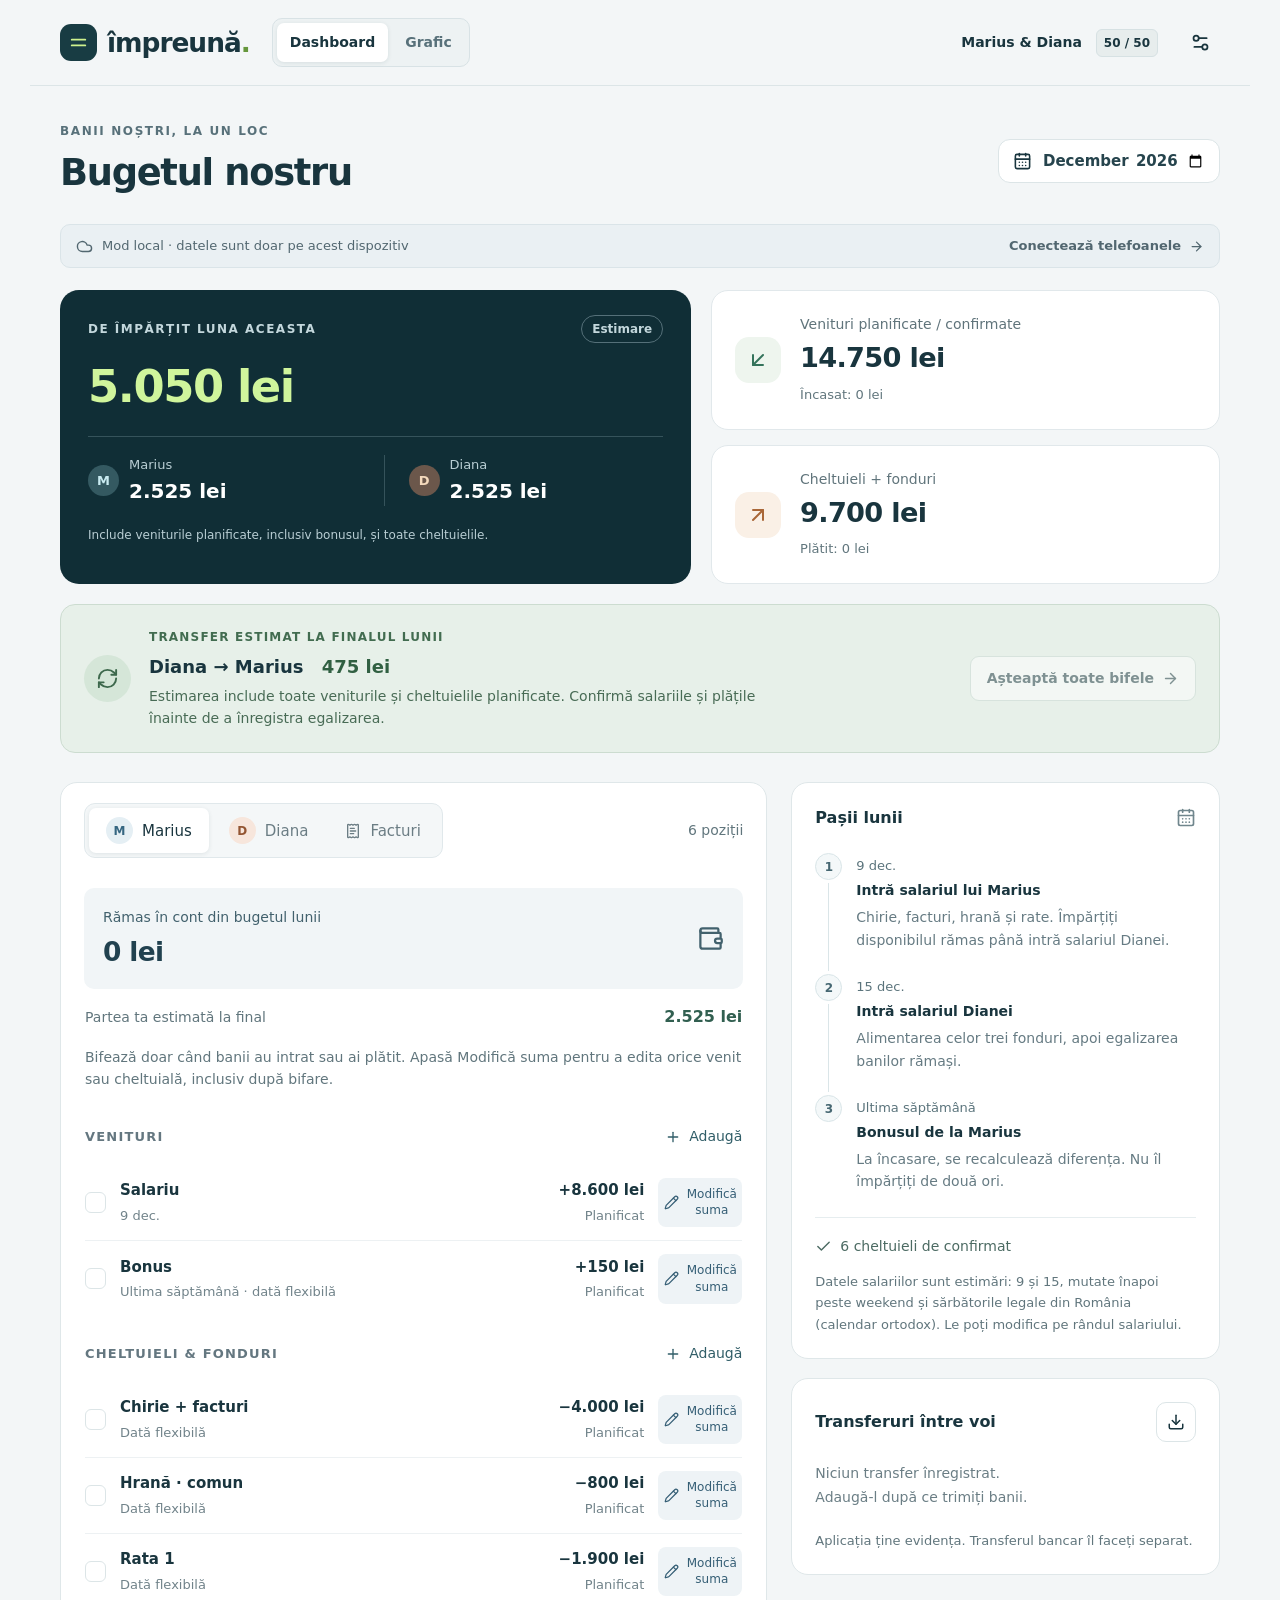
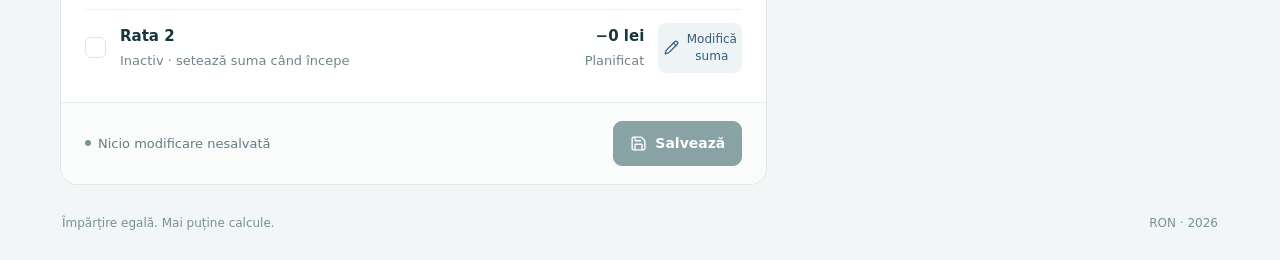
<file: index.html>
<!doctype html><html lang="ro"><head><meta charset="UTF-8"><meta name="viewport" content="width=device-width, initial-scale=1, viewport-fit=cover"><meta name="theme-color" content="#102e36"><meta name="description" content="Bugetul comun al lui Marius și Diana. Venituri, cheltuieli și împărțire egală."><link rel="manifest" href="./manifest.webmanifest"><link rel="icon" href="./icon.svg"><title>Împreună · Marius & Diana</title>  <script type="module" crossorigin src="./assets/index-Birdxnyk.js"></script>
  <link rel="stylesheet" crossorigin href="./assets/index-D3103OJF.css">
</head><body><div id="root"></div><script src="./config.js"></script></body></html>
</file>
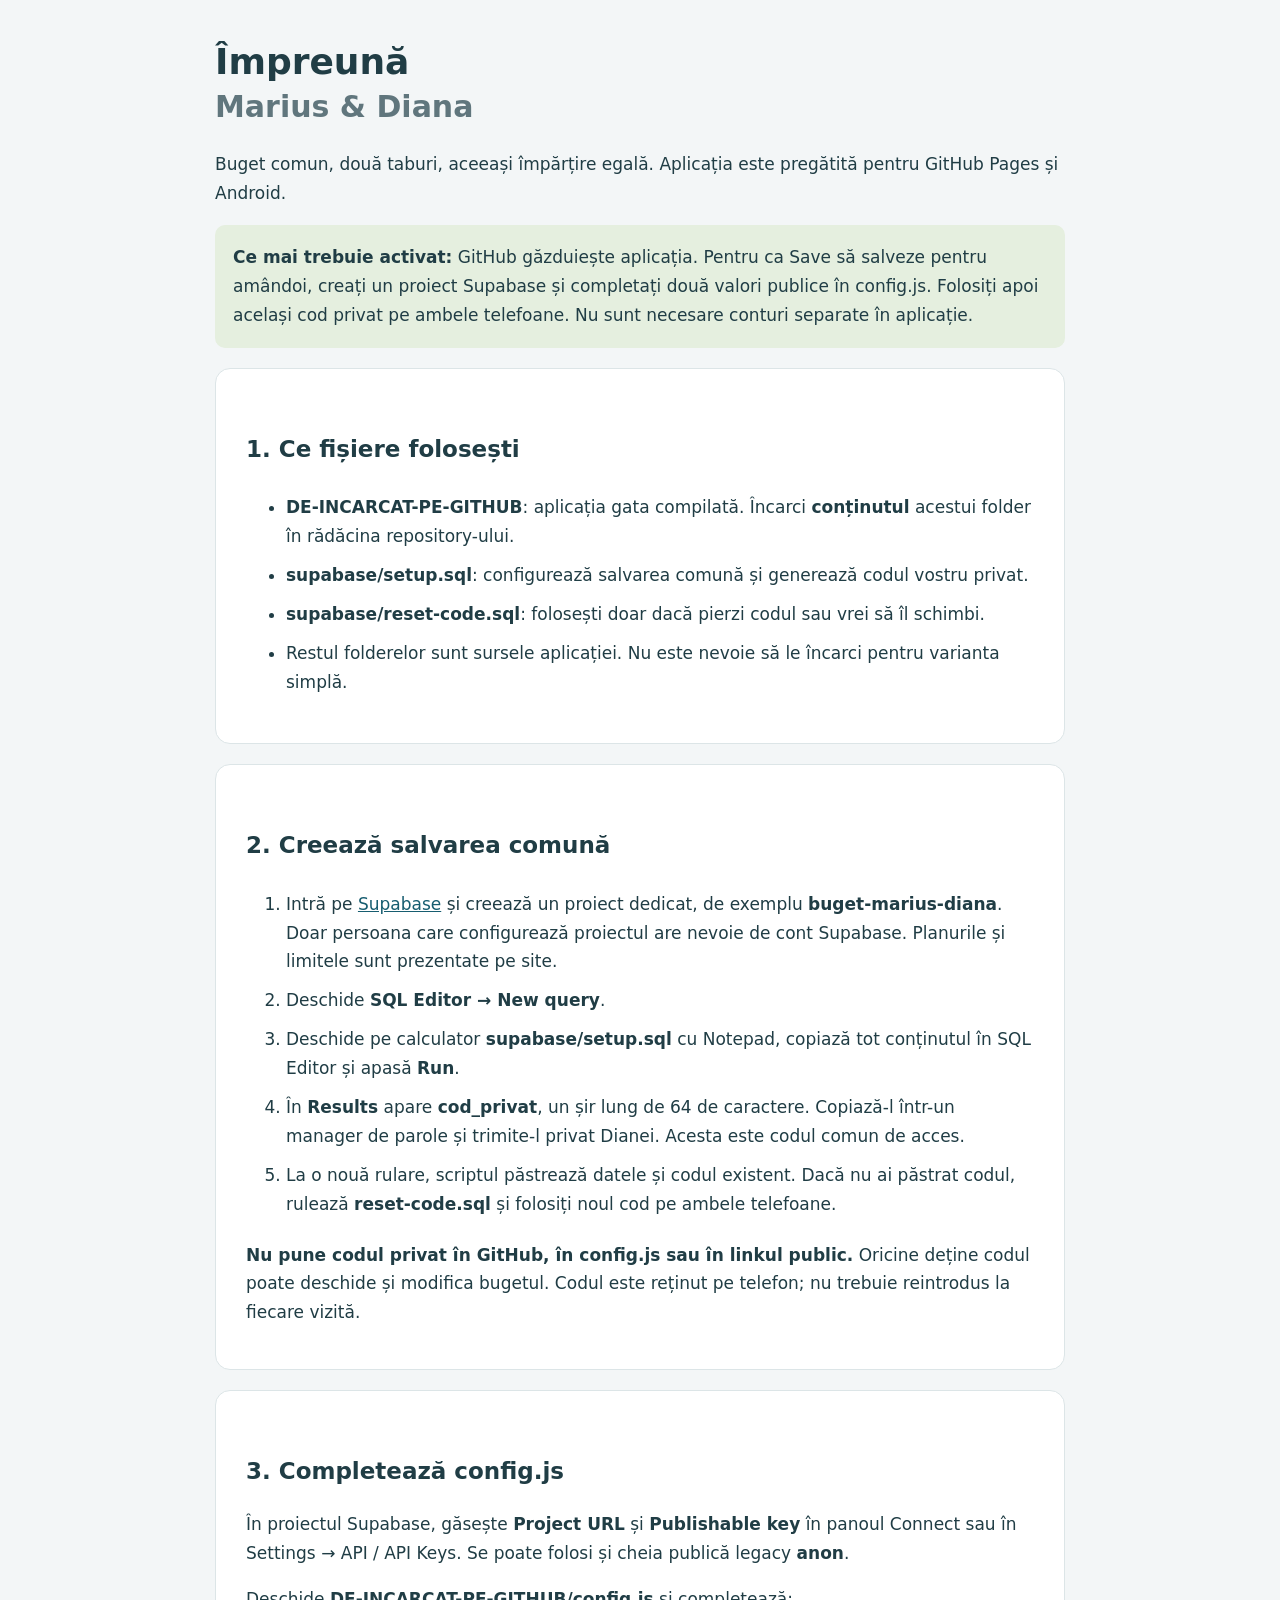
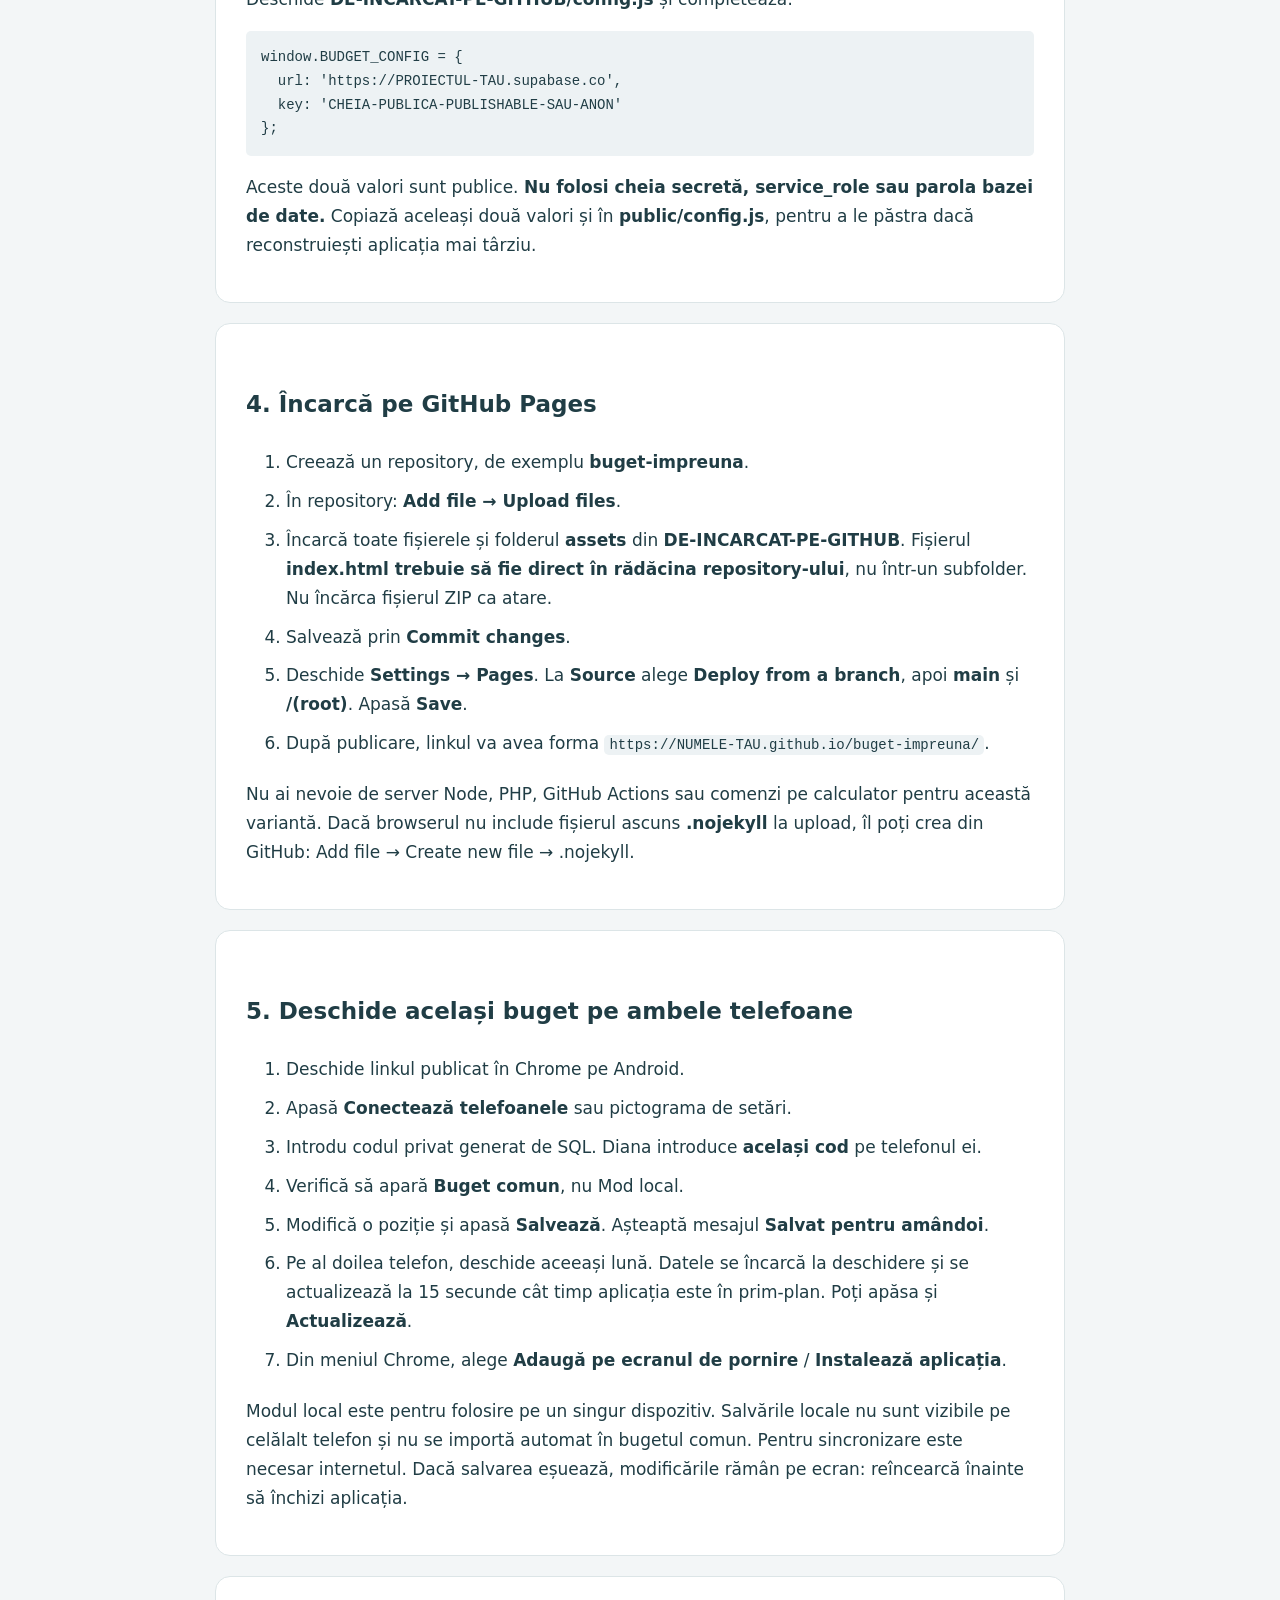
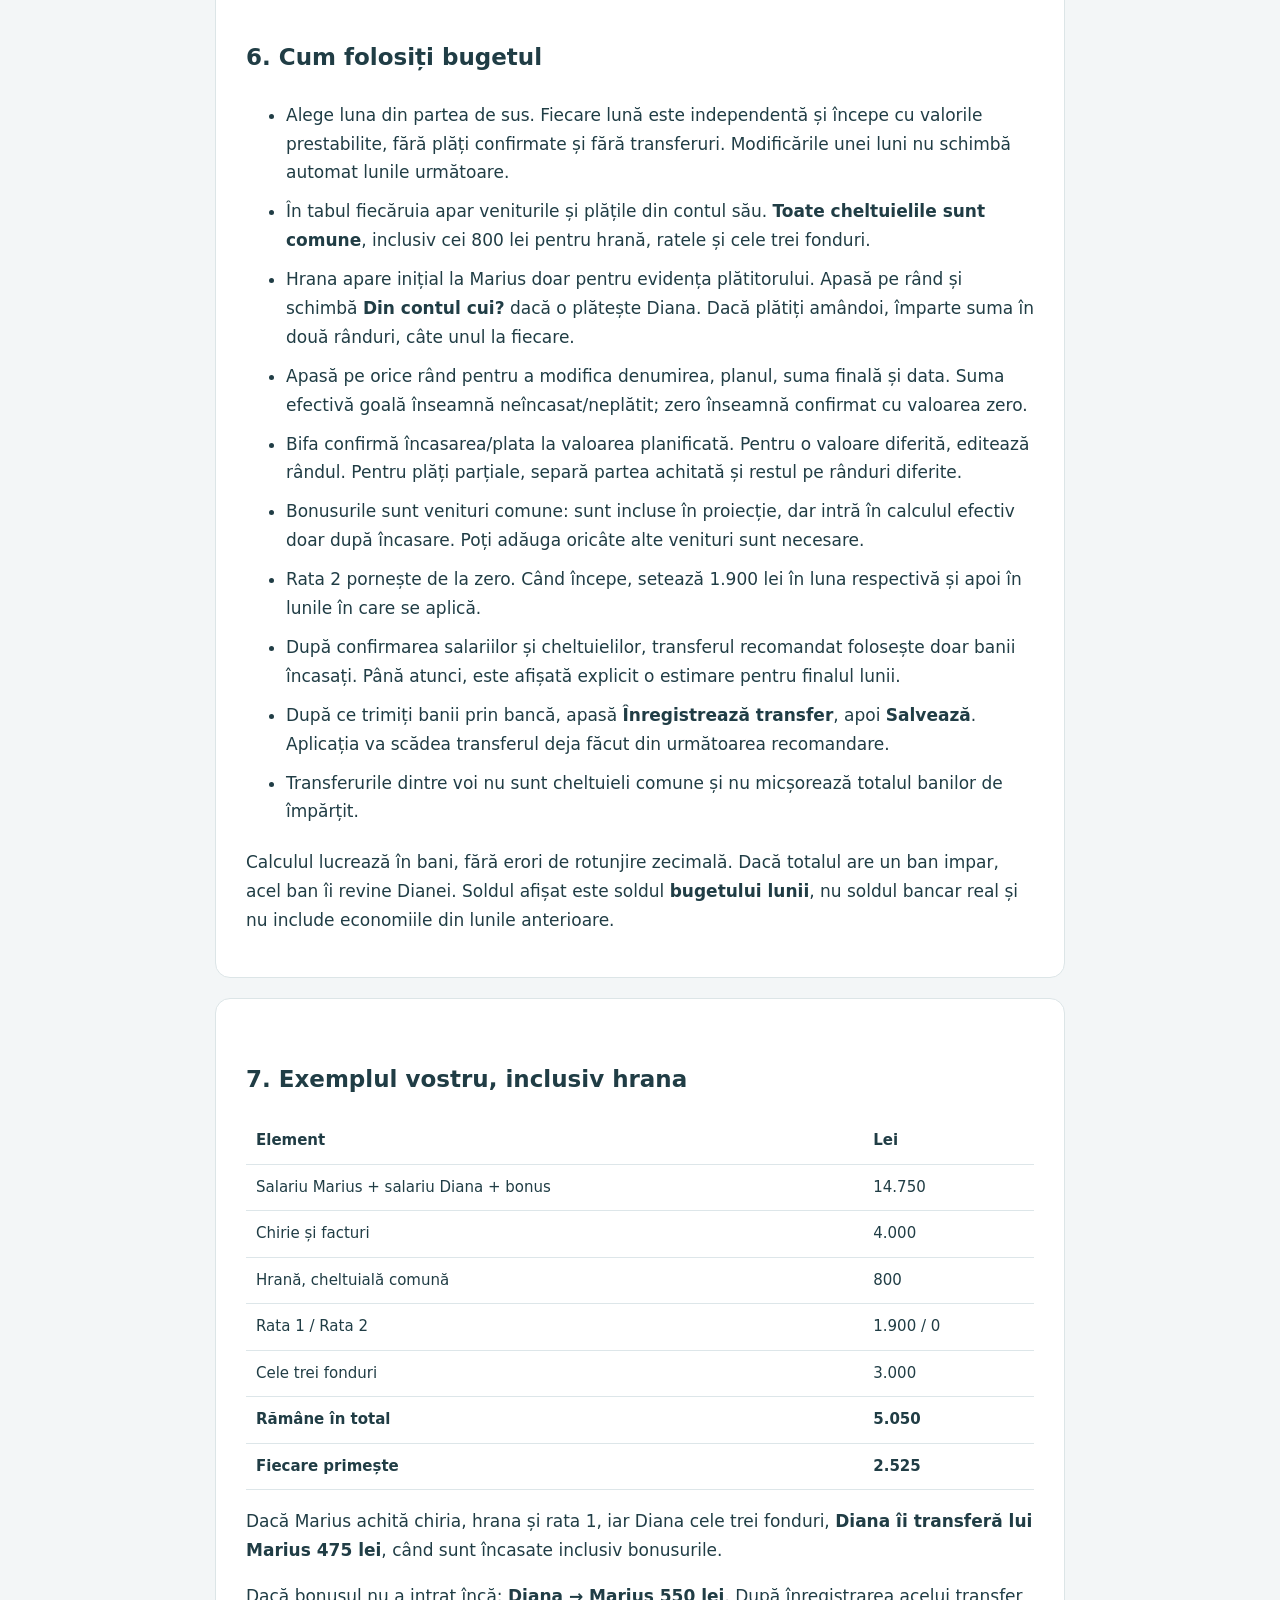
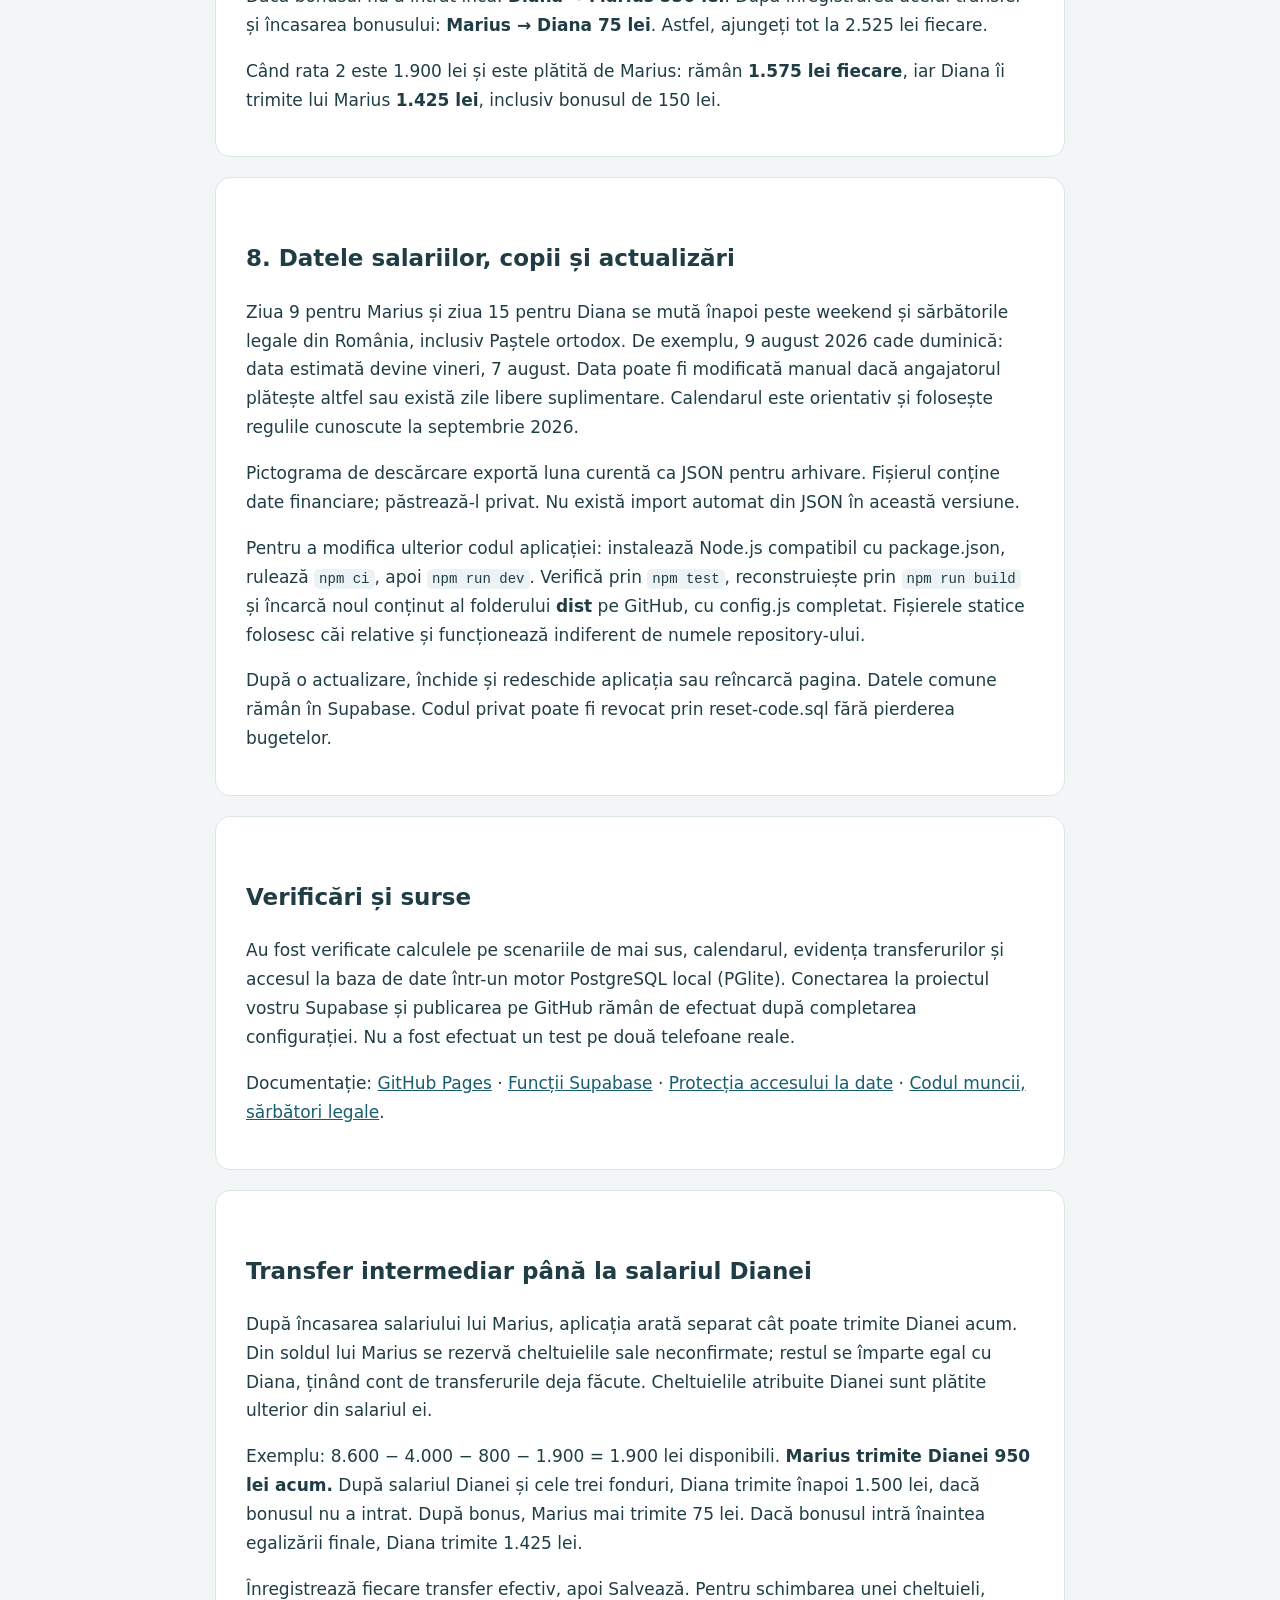
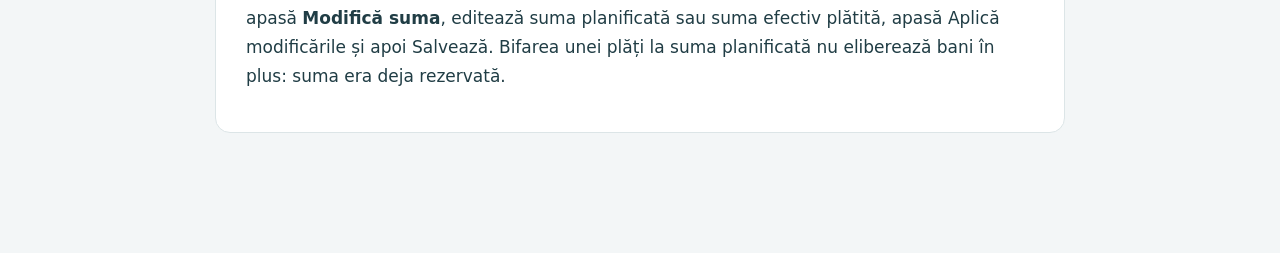
<file: GHID.html>
<!doctype html><html lang="ro"><meta charset="utf-8"><meta name="viewport" content="width=device-width,initial-scale=1"><title>Ghid de instalare · Împreună</title><style>body{font:17px/1.7 system-ui,sans-serif;color:#203d45;background:#f3f6f7;max-width:850px;margin:40px auto;padding:0 22px 60px}h1{font-size:36px;line-height:1.2}h2{font-size:23px;margin-top:36px}section{background:white;padding:25px 30px;margin:20px 0;border-radius:15px;border:1px solid #dce5e7}code,pre{background:#edf2f4;border-radius:5px;font-size:14px}code{padding:2px 5px}pre{padding:15px;overflow:auto}a{color:#175d70}li{padding:5px 0}.note{background:#e5efdf;padding:18px;border-radius:10px}table{border-collapse:collapse;width:100%;font-size:15px}td,th{text-align:left;border-bottom:1px solid #dde6e9;padding:10px}small{color:#60767d}</style>
<h1>Împreună<br><small>Marius & Diana</small></h1><p>Buget comun, două taburi, aceeași împărțire egală. Aplicația este pregătită pentru GitHub Pages și Android.</p>
<div class="note"><strong>Ce mai trebuie activat:</strong> GitHub găzduiește aplicația. Pentru ca Save să salveze pentru amândoi, creați un proiect Supabase și completați două valori publice în config.js. Folosiți apoi același cod privat pe ambele telefoane. Nu sunt necesare conturi separate în aplicație.</div>
<section><h2>1. Ce fișiere folosești</h2><ul><li><strong>DE-INCARCAT-PE-GITHUB</strong>: aplicația gata compilată. Încarci <strong>conținutul</strong> acestui folder în rădăcina repository-ului.</li><li><strong>supabase/setup.sql</strong>: configurează salvarea comună și generează codul vostru privat.</li><li><strong>supabase/reset-code.sql</strong>: folosești doar dacă pierzi codul sau vrei să îl schimbi.</li><li>Restul folderelor sunt sursele aplicației. Nu este nevoie să le încarci pentru varianta simplă.</li></ul></section>
<section><h2>2. Creează salvarea comună</h2><ol><li>Intră pe <a href="https://supabase.com/dashboard">Supabase</a> și creează un proiect dedicat, de exemplu <strong>buget-marius-diana</strong>. Doar persoana care configurează proiectul are nevoie de cont Supabase. Planurile și limitele sunt prezentate pe site.</li><li>Deschide <strong>SQL Editor → New query</strong>.</li><li>Deschide pe calculator <strong>supabase/setup.sql</strong> cu Notepad, copiază tot conținutul în SQL Editor și apasă <strong>Run</strong>.</li><li>În <strong>Results</strong> apare <strong>cod_privat</strong>, un șir lung de 64 de caractere. Copiază-l într-un manager de parole și trimite-l privat Dianei. Acesta este codul comun de acces.</li><li>La o nouă rulare, scriptul păstrează datele și codul existent. Dacă nu ai păstrat codul, rulează <strong>reset-code.sql</strong> și folosiți noul cod pe ambele telefoane.</li></ol><p><strong>Nu pune codul privat în GitHub, în config.js sau în linkul public.</strong> Oricine deține codul poate deschide și modifica bugetul. Codul este reținut pe telefon; nu trebuie reintrodus la fiecare vizită.</p></section>
<section><h2>3. Completează config.js</h2><p>În proiectul Supabase, găsește <strong>Project URL</strong> și <strong>Publishable key</strong> în panoul Connect sau în Settings → API / API Keys. Se poate folosi și cheia publică legacy <strong>anon</strong>.</p><p>Deschide <strong>DE-INCARCAT-PE-GITHUB/config.js</strong> și completează:</p><pre>window.BUDGET_CONFIG = {
  url: 'https://PROIECTUL-TAU.supabase.co',
  key: 'CHEIA-PUBLICA-PUBLISHABLE-SAU-ANON'
};</pre><p>Aceste două valori sunt publice. <strong>Nu folosi cheia secretă, service_role sau parola bazei de date.</strong> Copiază aceleași două valori și în <strong>public/config.js</strong>, pentru a le păstra dacă reconstruiești aplicația mai târziu.</p></section>
<section><h2>4. Încarcă pe GitHub Pages</h2><ol><li>Creează un repository, de exemplu <strong>buget-impreuna</strong>.</li><li>În repository: <strong>Add file → Upload files</strong>.</li><li>Încarcă toate fișierele și folderul <strong>assets</strong> din <strong>DE-INCARCAT-PE-GITHUB</strong>. Fișierul <strong>index.html trebuie să fie direct în rădăcina repository-ului</strong>, nu într-un subfolder. Nu încărca fișierul ZIP ca atare.</li><li>Salvează prin <strong>Commit changes</strong>.</li><li>Deschide <strong>Settings → Pages</strong>. La <strong>Source</strong> alege <strong>Deploy from a branch</strong>, apoi <strong>main</strong> și <strong>/(root)</strong>. Apasă <strong>Save</strong>.</li><li>După publicare, linkul va avea forma <code>https://NUMELE-TAU.github.io/buget-impreuna/</code>.</li></ol><p>Nu ai nevoie de server Node, PHP, GitHub Actions sau comenzi pe calculator pentru această variantă. Dacă browserul nu include fișierul ascuns <strong>.nojekyll</strong> la upload, îl poți crea din GitHub: Add file → Create new file → .nojekyll.</p></section>
<section><h2>5. Deschide același buget pe ambele telefoane</h2><ol><li>Deschide linkul publicat în Chrome pe Android.</li><li>Apasă <strong>Conectează telefoanele</strong> sau pictograma de setări.</li><li>Introdu codul privat generat de SQL. Diana introduce <strong>același cod</strong> pe telefonul ei.</li><li>Verifică să apară <strong>Buget comun</strong>, nu Mod local.</li><li>Modifică o poziție și apasă <strong>Salvează</strong>. Așteaptă mesajul <strong>Salvat pentru amândoi</strong>.</li><li>Pe al doilea telefon, deschide aceeași lună. Datele se încarcă la deschidere și se actualizează la 15 secunde cât timp aplicația este în prim-plan. Poți apăsa și <strong>Actualizează</strong>.</li><li>Din meniul Chrome, alege <strong>Adaugă pe ecranul de pornire</strong> / <strong>Instalează aplicația</strong>.</li></ol><p>Modul local este pentru folosire pe un singur dispozitiv. Salvările locale nu sunt vizibile pe celălalt telefon și nu se importă automat în bugetul comun. Pentru sincronizare este necesar internetul. Dacă salvarea eșuează, modificările rămân pe ecran: reîncearcă înainte să închizi aplicația.</p></section>
<section><h2>6. Cum folosiți bugetul</h2><ul><li>Alege luna din partea de sus. Fiecare lună este independentă și începe cu valorile prestabilite, fără plăți confirmate și fără transferuri. Modificările unei luni nu schimbă automat lunile următoare.</li><li>În tabul fiecăruia apar veniturile și plățile din contul său. <strong>Toate cheltuielile sunt comune</strong>, inclusiv cei 800 lei pentru hrană, ratele și cele trei fonduri.</li><li>Hrana apare inițial la Marius doar pentru evidența plătitorului. Apasă pe rând și schimbă <strong>Din contul cui?</strong> dacă o plătește Diana. Dacă plătiți amândoi, împarte suma în două rânduri, câte unul la fiecare.</li><li>Apasă pe orice rând pentru a modifica denumirea, planul, suma finală și data. Suma efectivă goală înseamnă neîncasat/neplătit; zero înseamnă confirmat cu valoarea zero.</li><li>Bifa confirmă încasarea/plata la valoarea planificată. Pentru o valoare diferită, editează rândul. Pentru plăți parțiale, separă partea achitată și restul pe rânduri diferite.</li><li>Bonusurile sunt venituri comune: sunt incluse în proiecție, dar intră în calculul efectiv doar după încasare. Poți adăuga oricâte alte venituri sunt necesare.</li><li>Rata 2 pornește de la zero. Când începe, setează 1.900 lei în luna respectivă și apoi în lunile în care se aplică.</li><li>După confirmarea salariilor și cheltuielilor, transferul recomandat folosește doar banii încasați. Până atunci, este afișată explicit o estimare pentru finalul lunii.</li><li>După ce trimiți banii prin bancă, apasă <strong>Înregistrează transfer</strong>, apoi <strong>Salvează</strong>. Aplicația va scădea transferul deja făcut din următoarea recomandare.</li><li>Transferurile dintre voi nu sunt cheltuieli comune și nu micșorează totalul banilor de împărțit.</li></ul><p>Calculul lucrează în bani, fără erori de rotunjire zecimală. Dacă totalul are un ban impar, acel ban îi revine Dianei. Soldul afișat este soldul <strong>bugetului lunii</strong>, nu soldul bancar real și nu include economiile din lunile anterioare.</p></section>
<section><h2>7. Exemplul vostru, inclusiv hrana</h2><table><tr><th>Element</th><th>Lei</th></tr><tr><td>Salariu Marius + salariu Diana + bonus</td><td>14.750</td></tr><tr><td>Chirie și facturi</td><td>4.000</td></tr><tr><td>Hrană, cheltuială comună</td><td>800</td></tr><tr><td>Rata 1 / Rata 2</td><td>1.900 / 0</td></tr><tr><td>Cele trei fonduri</td><td>3.000</td></tr><tr><th>Rămâne în total</th><th>5.050</th></tr><tr><th>Fiecare primește</th><th>2.525</th></tr></table><p>Dacă Marius achită chiria, hrana și rata 1, iar Diana cele trei fonduri, <strong>Diana îi transferă lui Marius 475 lei</strong>, când sunt încasate inclusiv bonusurile.</p><p>Dacă bonusul nu a intrat încă: <strong>Diana → Marius 550 lei</strong>. După înregistrarea acelui transfer și încasarea bonusului: <strong>Marius → Diana 75 lei</strong>. Astfel, ajungeți tot la 2.525 lei fiecare.</p><p>Când rata 2 este 1.900 lei și este plătită de Marius: rămân <strong>1.575 lei fiecare</strong>, iar Diana îi trimite lui Marius <strong>1.425 lei</strong>, inclusiv bonusul de 150 lei.</p></section>
<section><h2>8. Datele salariilor, copii și actualizări</h2><p>Ziua 9 pentru Marius și ziua 15 pentru Diana se mută înapoi peste weekend și sărbătorile legale din România, inclusiv Paștele ortodox. De exemplu, 9 august 2026 cade duminică: data estimată devine vineri, 7 august. Data poate fi modificată manual dacă angajatorul plătește altfel sau există zile libere suplimentare. Calendarul este orientativ și folosește regulile cunoscute la septembrie 2026.</p><p>Pictograma de descărcare exportă luna curentă ca JSON pentru arhivare. Fișierul conține date financiare; păstrează-l privat. Nu există import automat din JSON în această versiune.</p><p>Pentru a modifica ulterior codul aplicației: instalează Node.js compatibil cu package.json, rulează <code>npm ci</code>, apoi <code>npm run dev</code>. Verifică prin <code>npm test</code>, reconstruiește prin <code>npm run build</code> și încarcă noul conținut al folderului <strong>dist</strong> pe GitHub, cu config.js completat. Fișierele statice folosesc căi relative și funcționează indiferent de numele repository-ului.</p><p>După o actualizare, închide și redeschide aplicația sau reîncarcă pagina. Datele comune rămân în Supabase. Codul privat poate fi revocat prin reset-code.sql fără pierderea bugetelor.</p></section>
<section><h2>Verificări și surse</h2><p>Au fost verificate calculele pe scenariile de mai sus, calendarul, evidența transferurilor și accesul la baza de date într-un motor PostgreSQL local (PGlite). Conectarea la proiectul vostru Supabase și publicarea pe GitHub rămân de efectuat după completarea configurației. Nu a fost efectuat un test pe două telefoane reale.</p><p>Documentație: <a href="https://docs.github.com/en/pages/getting-started-with-github-pages/configuring-a-publishing-source-for-your-github-pages-site">GitHub Pages</a> · <a href="https://supabase.com/docs/guides/database/functions">Funcții Supabase</a> · <a href="https://supabase.com/docs/guides/database/postgres/row-level-security">Protecția accesului la date</a> · <a href="https://inprobe.inspectiamuncii.ro/informatii-utile/codul-muncii/?faqid=8066">Codul muncii, sărbători legale</a>.</p></section><section><h2>Transfer intermediar până la salariul Dianei</h2><p>După încasarea salariului lui Marius, aplicația arată separat cât poate trimite Dianei acum. Din soldul lui Marius se rezervă cheltuielile sale neconfirmate; restul se împarte egal cu Diana, ținând cont de transferurile deja făcute. Cheltuielile atribuite Dianei sunt plătite ulterior din salariul ei.</p><p>Exemplu: 8.600 − 4.000 − 800 − 1.900 = 1.900 lei disponibili. <strong>Marius trimite Dianei 950 lei acum.</strong> După salariul Dianei și cele trei fonduri, Diana trimite înapoi 1.500 lei, dacă bonusul nu a intrat. După bonus, Marius mai trimite 75 lei. Dacă bonusul intră înaintea egalizării finale, Diana trimite 1.425 lei.</p><p>Înregistrează fiecare transfer efectiv, apoi Salvează. Pentru schimbarea unei cheltuieli, apasă <strong>Modifică suma</strong>, editează suma planificată sau suma efectiv plătită, apasă Aplică modificările și apoi Salvează. Bifarea unei plăți la suma planificată nu eliberează bani în plus: suma era deja rezervată.</p></section></html>
</file>
